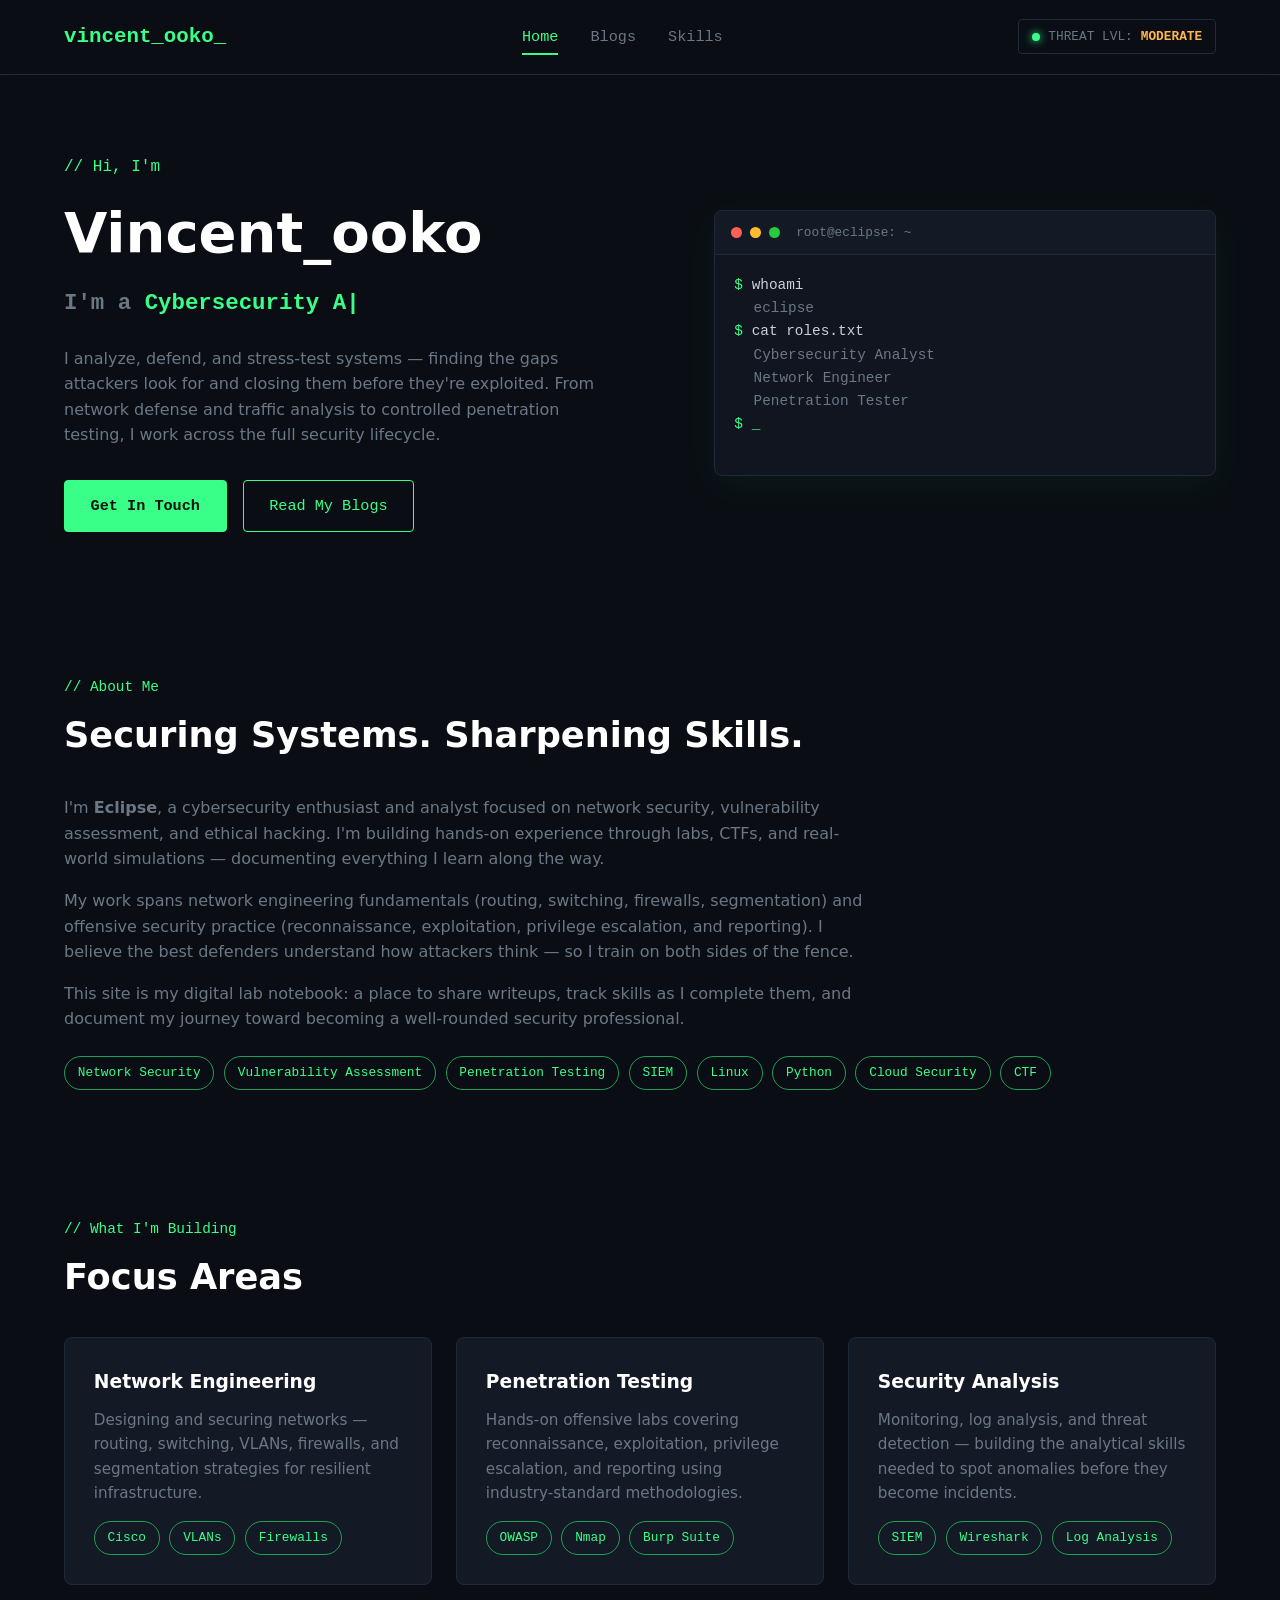
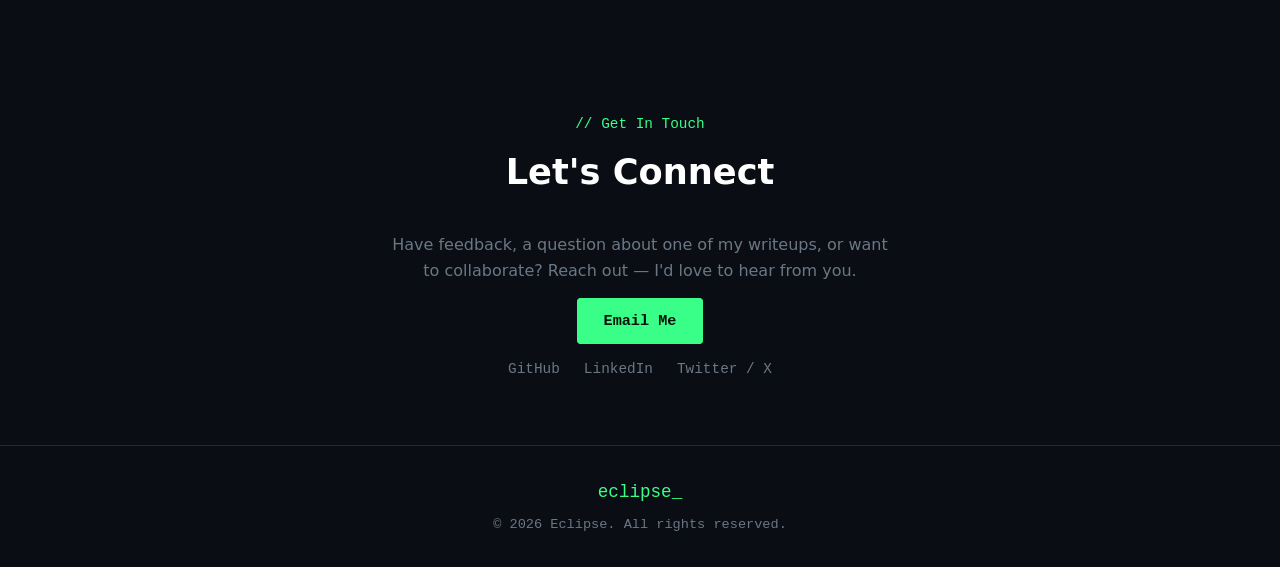
<file: index.html>
<!DOCTYPE html>
<html lang="en">
<head>
<meta charset="UTF-8">
<meta name="viewport" content="width=device-width, initial-scale=1.0">
<title>Vincent_ooko | Cybersecurity Analyst</title>
<meta name="description" content="Eclipse — Cybersecurity Analyst, Network Engineer, Penetration Tester.">
<link rel="stylesheet" href="style.css">
</head>
<body>

<nav class="navbar">
  <div class="logo">vincent_ooko<span class="cursor-blink">_</span></div>
  <div class="nav-links">
    <a href="index.html" class="nav-link active">Home</a>
    <a href="blogs.html" class="nav-link">Blogs</a>
    <a href="skills.html" class="nav-link">Skills</a>
  </div>
  <div class="status-badge">
    <span class="dot"></span> THREAT LVL: <span class="threat-high">MODERATE</span>
  </div>
</nav>

<header class="hero">
  <div class="hero-text">
    <p class="hero-greeting">// Hi, I'm</p>
    <h1 class="hero-name">Vincent_ooko</h1>
    <h2 class="hero-role">I'm a <span id="typed-role" class="typed-role"></span><span class="cursor-blink">|</span></h2>
    <p class="hero-desc">
      I analyze, defend, and stress-test systems — finding the gaps attackers
      look for and closing them before they're exploited. From network
      defense and traffic analysis to controlled penetration testing,
      I work across the full security lifecycle.
    </p>
    <div class="hero-buttons">
      <a href="#contact" class="btn btn-primary">Get In Touch</a>
      <a href="blogs.html" class="btn btn-secondary">Read My Blogs</a>
    </div>
  </div>
  <div class="hero-terminal">
    <div class="terminal-bar">
      <span class="t-dot red"></span>
      <span class="t-dot yellow"></span>
      <span class="t-dot green"></span>
      <span class="terminal-title">root@eclipse: ~</span>
    </div>
    <div class="terminal-body" id="terminal-body">
      <p><span class="prompt">$</span> whoami</p>
      <p class="output">eclipse</p>
      <p><span class="prompt">$</span> cat roles.txt</p>
      <p class="output">Cybersecurity Analyst</p>
      <p class="output">Network Engineer</p>
      <p class="output">Penetration Tester</p>
      <p><span class="prompt">$</span> <span class="cursor-blink">_</span></p>
    </div>
  </div>
</header>

<section class="about" id="about">
  <p class="section-tag">// About Me</p>
  <h2 class="section-title">Securing Systems. Sharpening Skills.</h2>
  <div class="about-content">
    <div class="about-text">
      <p>
        I'm <strong>Eclipse</strong>, a cybersecurity enthusiast and analyst
        focused on network security, vulnerability assessment, and ethical
        hacking. I'm building hands-on experience through labs, CTFs, and
        real-world simulations — documenting everything I learn along the way.
      </p>
      <p>
        My work spans network engineering fundamentals (routing, switching,
        firewalls, segmentation) and offensive security practice
        (reconnaissance, exploitation, privilege escalation, and reporting).
        I believe the best defenders understand how attackers think — so I
        train on both sides of the fence.
      </p>
      <p>
        This site is my digital lab notebook: a place to share writeups,
        track skills as I complete them, and document my journey toward
        becoming a well-rounded security professional.
      </p>
      <div class="tag-list">
        <span class="tag">Network Security</span>
        <span class="tag">Vulnerability Assessment</span>
        <span class="tag">Penetration Testing</span>
        <span class="tag">SIEM</span>
        <span class="tag">Linux</span>
        <span class="tag">Python</span>
        <span class="tag">Cloud Security</span>
        <span class="tag">CTF</span>
      </div>
    </div>
  </div>
</section>

<section class="focus" id="focus">
  <p class="section-tag">// What I'm Building</p>
  <h2 class="section-title">Focus Areas</h2>
  <div class="focus-grid">
    <div class="focus-card">
      <h3>Network Engineering</h3>
      <p>Designing and securing networks — routing, switching, VLANs, firewalls, and segmentation strategies for resilient infrastructure.</p>
      <div class="tag-list small">
        <span class="tag">Cisco</span>
        <span class="tag">VLANs</span>
        <span class="tag">Firewalls</span>
      </div>
    </div>
    <div class="focus-card">
      <h3>Penetration Testing</h3>
      <p>Hands-on offensive labs covering reconnaissance, exploitation, privilege escalation, and reporting using industry-standard methodologies.</p>
      <div class="tag-list small">
        <span class="tag">OWASP</span>
        <span class="tag">Nmap</span>
        <span class="tag">Burp Suite</span>
      </div>
    </div>
    <div class="focus-card">
      <h3>Security Analysis</h3>
      <p>Monitoring, log analysis, and threat detection — building the analytical skills needed to spot anomalies before they become incidents.</p>
      <div class="tag-list small">
        <span class="tag">SIEM</span>
        <span class="tag">Wireshark</span>
        <span class="tag">Log Analysis</span>
      </div>
    </div>
  </div>
</section>

<section class="contact" id="contact">
  <p class="section-tag">// Get In Touch</p>
  <h2 class="section-title">Let's Connect</h2>
  <p class="contact-desc">
    Have feedback, a question about one of my writeups, or want to collaborate?
    Reach out — I'd love to hear from you.
  </p>
  <a href="mailto:[email protected]" class="btn btn-primary">Email Me</a>
  <div class="socials">
    <a href="#" target="_blank">GitHub</a>
    <a href="#" target="_blank">LinkedIn</a>
    <a href="#" target="_blank">Twitter / X</a>
  </div>
</section>

<footer>
  <p>eclipse<span class="cursor-blink">_</span></p>
  <p>&copy; 2026 Eclipse. All rights reserved.</p>
</footer>

<script src="script.js"></script>
</body>
</html>
</file>
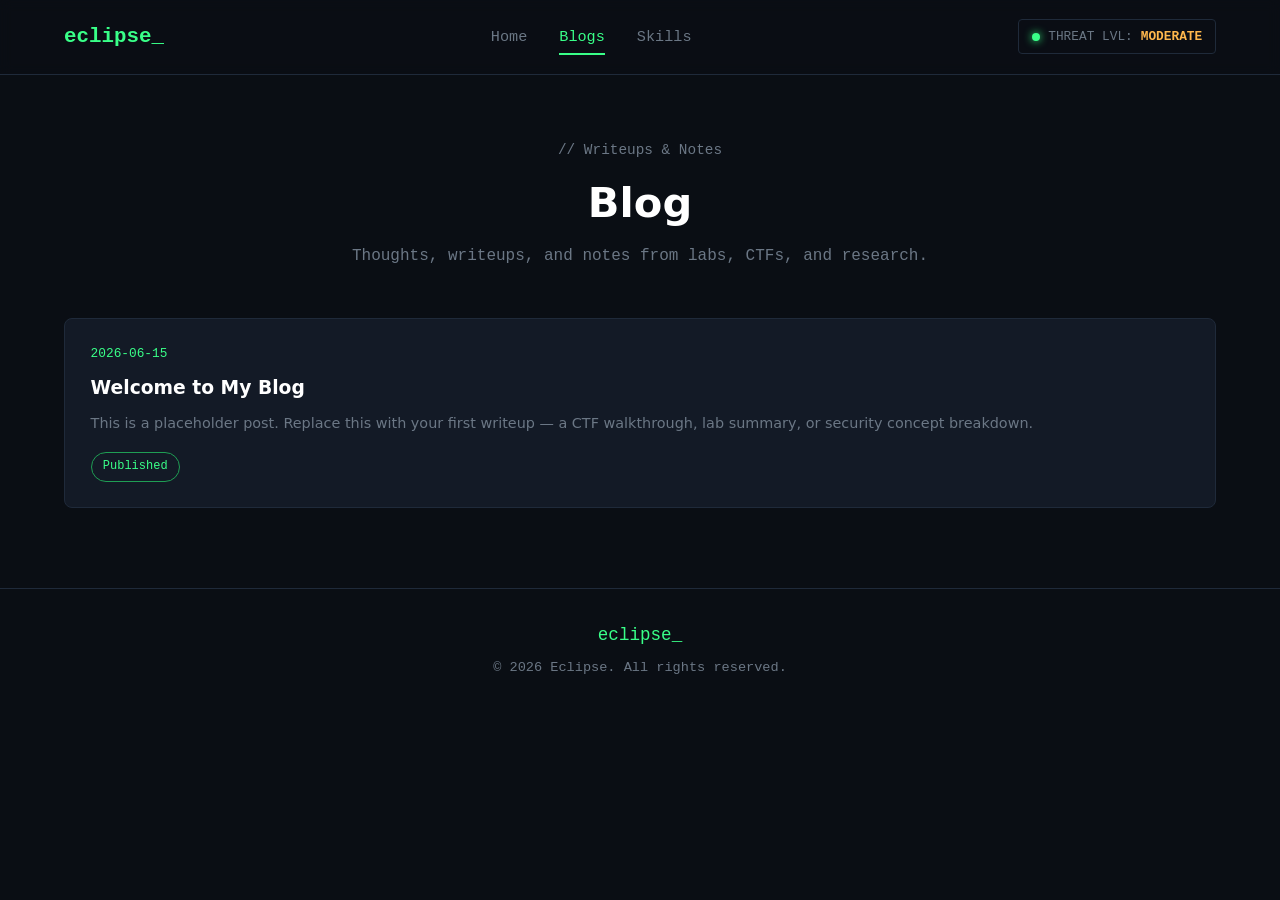
<file: blogs.html>
<!DOCTYPE html>
<html lang="en">
<head>
<meta charset="UTF-8">
<meta name="viewport" content="width=device-width, initial-scale=1.0">
<title>Blogs | Eclipse</title>
<link rel="stylesheet" href="style.css">
</head>
<body>

<nav class="navbar">
  <div class="logo">eclipse<span class="cursor-blink">_</span></div>
  <div class="nav-links">
    <a href="index.html" class="nav-link">Home</a>
    <a href="blogs.html" class="nav-link active">Blogs</a>
    <a href="skills.html" class="nav-link">Skills</a>
  </div>
  <div class="status-badge">
    <span class="dot"></span> THREAT LVL: <span class="threat-high">MODERATE</span>
  </div>
</nav>

<div class="page-header">
  <p class="section-tag">// Writeups & Notes</p>
  <h1>Blog</h1>
  <p>Thoughts, writeups, and notes from labs, CTFs, and research.</p>
</div>

<div class="card-grid">

  <!-- Sample post - duplicate this block for each new post -->
  <div class="post-card">
    <span class="date">2026-06-15</span>
    <h3>Welcome to My Blog</h3>
    <p>This is a placeholder post. Replace this with your first writeup —
       a CTF walkthrough, lab summary, or security concept breakdown.</p>
    <span class="status">Published</span>
  </div>

  <!-- Add more .post-card blocks below as you publish -->

</div>

<footer>
  <p>eclipse<span class="cursor-blink">_</span></p>
  <p>&copy; 2026 Eclipse. All rights reserved.</p>
</footer>

<script src="script.js"></script>
</body>
</html>
</file>
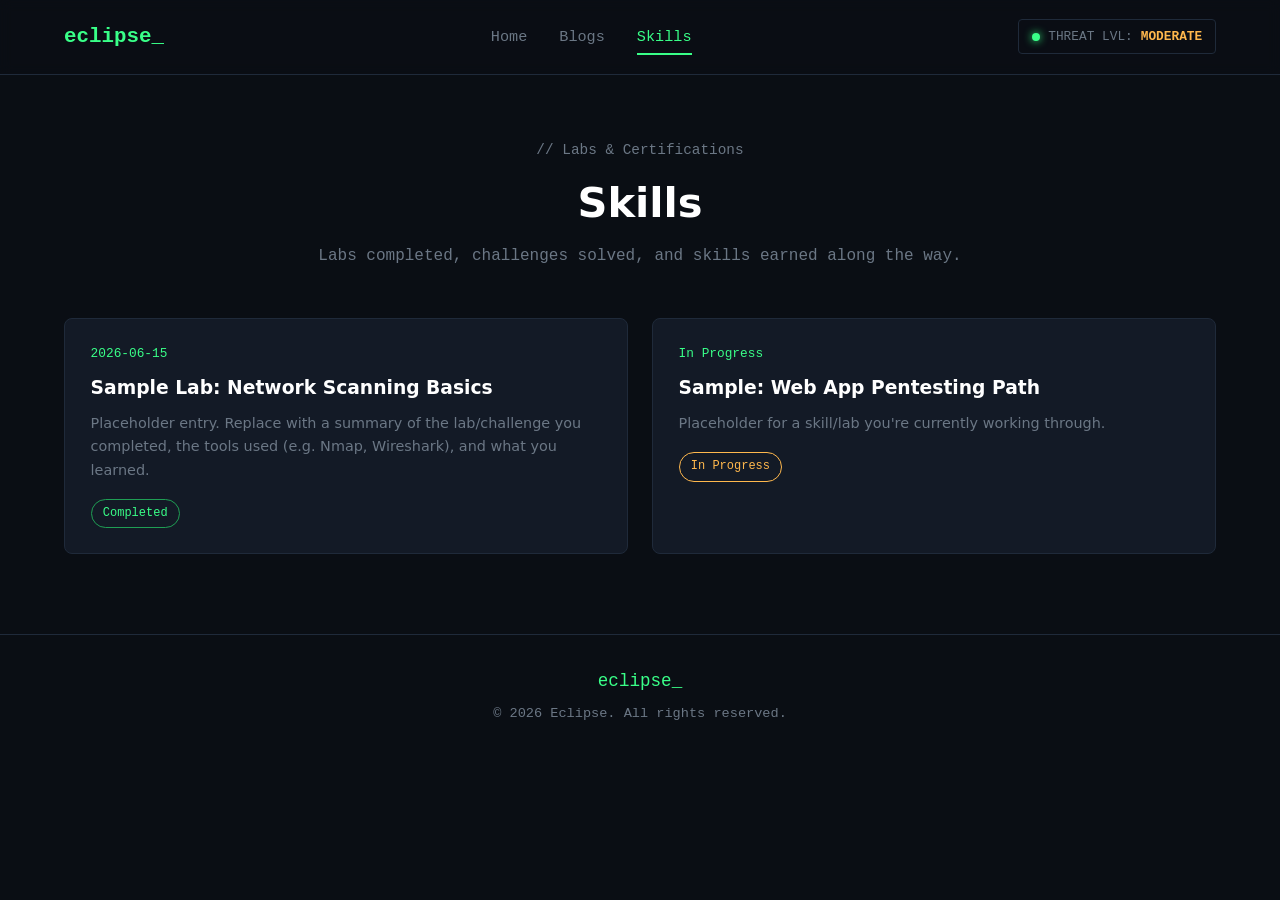
<file: skills.html>
<!DOCTYPE html>
<html lang="en">
<head>
<meta charset="UTF-8">
<meta name="viewport" content="width=device-width, initial-scale=1.0">
<title>Skills | Eclipse</title>
<link rel="stylesheet" href="style.css">
</head>
<body>

<nav class="navbar">
  <div class="logo">eclipse<span class="cursor-blink">_</span></div>
  <div class="nav-links">
    <a href="index.html" class="nav-link">Home</a>
    <a href="blogs.html" class="nav-link">Blogs</a>
    <a href="skills.html" class="nav-link active">Skills</a>
  </div>
  <div class="status-badge">
    <span class="dot"></span> THREAT LVL: <span class="threat-high">MODERATE</span>
  </div>
</nav>

<div class="page-header">
  <p class="section-tag">// Labs & Certifications</p>
  <h1>Skills</h1>
  <p>Labs completed, challenges solved, and skills earned along the way.</p>
</div>

<div class="card-grid">

  <!-- Sample entry - duplicate this block for each completed lab -->
  <div class="post-card">
    <span class="date">2026-06-15</span>
    <h3>Sample Lab: Network Scanning Basics</h3>
    <p>Placeholder entry. Replace with a summary of the lab/challenge you
       completed, the tools used (e.g. Nmap, Wireshark), and what you learned.</p>
    <span class="status">Completed</span>
  </div>

  <!-- Example of an in-progress entry -->
  <div class="post-card">
    <span class="date">In Progress</span>
    <h3>Sample: Web App Pentesting Path</h3>
    <p>Placeholder for a skill/lab you're currently working through.</p>
    <span class="status in-progress">In Progress</span>
  </div>

  <!-- Add more .post-card blocks below as you complete labs -->

</div>

<footer>
  <p>eclipse<span class="cursor-blink">_</span></p>
  <p>&copy; 2026 Eclipse. All rights reserved.</p>
</footer>

<script src="script.js"></script>
</body>
</html>
</file>
<file: style.css>
:root {
  --bg: #0a0e14;
  --bg-alt: #10151f;
  --card: #131a26;
  --border: #1f2a3a;
  --text: #c9d1d9;
  --text-dim: #6b7785;
  --accent: #39ff88;
  --accent-dim: #1f9e54;
  --accent2: #ff5c5c;
  --mono: 'Courier New', Consolas, monospace;
}

* {
  margin: 0;
  padding: 0;
  box-sizing: border-box;
}

body {
  background: var(--bg);
  color: var(--text);
  font-family: 'Segoe UI', system-ui, sans-serif;
  line-height: 1.6;
}

/* Navbar */
.navbar {
  display: flex;
  align-items: center;
  justify-content: space-between;
  padding: 1.2rem 5%;
  border-bottom: 1px solid var(--border);
  background: rgba(10, 14, 20, 0.9);
  position: sticky;
  top: 0;
  z-index: 100;
  backdrop-filter: blur(6px);
  flex-wrap: wrap;
  gap: 1rem;
}

.logo {
  font-family: var(--mono);
  font-size: 1.3rem;
  color: var(--accent);
  font-weight: bold;
}

.nav-links {
  display: flex;
  gap: 2rem;
}

.nav-link {
  color: var(--text-dim);
  text-decoration: none;
  font-family: var(--mono);
  font-size: 0.95rem;
  transition: color 0.2s;
  position: relative;
}

.nav-link:hover,
.nav-link.active {
  color: var(--accent);
}

.nav-link.active::after {
  content: '';
  position: absolute;
  left: 0;
  bottom: -6px;
  width: 100%;
  height: 2px;
  background: var(--accent);
}

.status-badge {
  font-family: var(--mono);
  font-size: 0.8rem;
  color: var(--text-dim);
  display: flex;
  align-items: center;
  gap: 0.5rem;
  border: 1px solid var(--border);
  padding: 0.4rem 0.8rem;
  border-radius: 4px;
}

.dot {
  width: 8px;
  height: 8px;
  border-radius: 50%;
  background: var(--accent);
  box-shadow: 0 0 8px var(--accent);
  animation: pulse 1.5s infinite;
}

.threat-high {
  color: #ffb84d;
  font-weight: bold;
}

@keyframes pulse {
  0%, 100% { opacity: 1; }
  50% { opacity: 0.3; }
}

.cursor-blink {
  animation: blink 1s step-end infinite;
  color: var(--accent);
}

@keyframes blink {
  50% { opacity: 0; }
}

/* Hero */
.hero {
  display: grid;
  grid-template-columns: 1.2fr 1fr;
  gap: 3rem;
  padding: 5rem 5%;
  align-items: center;
}

.hero-greeting {
  font-family: var(--mono);
  color: var(--accent);
  margin-bottom: 0.5rem;
}

.hero-name {
  font-size: 3.5rem;
  margin-bottom: 0.5rem;
  color: #fff;
}

.hero-role {
  font-family: var(--mono);
  font-size: 1.4rem;
  color: var(--text-dim);
  margin-bottom: 1.5rem;
  min-height: 2rem;
}

.typed-role {
  color: var(--accent);
  font-weight: bold;
}

.hero-desc {
  max-width: 540px;
  color: var(--text-dim);
  margin-bottom: 2rem;
}

.hero-buttons {
  display: flex;
  gap: 1rem;
  flex-wrap: wrap;
}

.btn {
  font-family: var(--mono);
  padding: 0.8rem 1.6rem;
  border-radius: 4px;
  text-decoration: none;
  font-size: 0.95rem;
  transition: all 0.2s;
  border: 1px solid var(--accent);
}

.btn-primary {
  background: var(--accent);
  color: #06140a;
  font-weight: bold;
}

.btn-primary:hover {
  background: transparent;
  color: var(--accent);
}

.btn-secondary {
  background: transparent;
  color: var(--accent);
}

.btn-secondary:hover {
  background: var(--accent);
  color: #06140a;
}

/* Terminal */
.hero-terminal {
  background: var(--bg-alt);
  border: 1px solid var(--border);
  border-radius: 8px;
  overflow: hidden;
  box-shadow: 0 10px 40px rgba(57, 255, 136, 0.05);
}

.terminal-bar {
  display: flex;
  align-items: center;
  gap: 0.5rem;
  padding: 0.7rem 1rem;
  background: var(--card);
  border-bottom: 1px solid var(--border);
}

.t-dot {
  width: 11px;
  height: 11px;
  border-radius: 50%;
}

.t-dot.red { background: #ff5f56; }
.t-dot.yellow { background: #ffbd2e; }
.t-dot.green { background: #27c93f; }

.terminal-title {
  margin-left: 0.5rem;
  font-family: var(--mono);
  font-size: 0.8rem;
  color: var(--text-dim);
}

.terminal-body {
  padding: 1.2rem;
  font-family: var(--mono);
  font-size: 0.9rem;
  min-height: 220px;
}

.terminal-body .prompt {
  color: var(--accent);
}

.terminal-body .output {
  color: var(--text-dim);
  padding-left: 1.2rem;
}

/* Sections */
section {
  padding: 4rem 5%;
}

.section-tag {
  font-family: var(--mono);
  color: var(--accent);
  margin-bottom: 0.5rem;
  font-size: 0.9rem;
}

.section-title {
  font-size: 2.2rem;
  margin-bottom: 2rem;
  color: #fff;
}

.about-content p {
  color: var(--text-dim);
  margin-bottom: 1rem;
  max-width: 800px;
}

.tag-list {
  display: flex;
  gap: 0.6rem;
  flex-wrap: wrap;
  margin-top: 1.5rem;
}

.tag-list.small {
  margin-top: 1rem;
}

.tag {
  font-family: var(--mono);
  font-size: 0.8rem;
  padding: 0.35rem 0.8rem;
  border: 1px solid var(--accent-dim);
  border-radius: 20px;
  color: var(--accent);
}

/* Focus grid */
.focus-grid {
  display: grid;
  grid-template-columns: repeat(auto-fit, minmax(260px, 1fr));
  gap: 1.5rem;
}

.focus-card {
  background: var(--card);
  border: 1px solid var(--border);
  border-radius: 8px;
  padding: 1.8rem;
  transition: transform 0.2s, border-color 0.2s;
}

.focus-card:hover {
  transform: translateY(-4px);
  border-color: var(--accent-dim);
}

.focus-card h3 {
  color: #fff;
  margin-bottom: 0.7rem;
}

.focus-card p {
  color: var(--text-dim);
  font-size: 0.95rem;
}

/* Contact */
.contact {
  text-align: center;
}

.contact-desc {
  color: var(--text-dim);
  max-width: 500px;
  margin: 0 auto 1.5rem;
}

.socials {
  margin-top: 1.5rem;
  display: flex;
  justify-content: center;
  gap: 1.5rem;
}

.socials a {
  font-family: var(--mono);
  color: var(--text-dim);
  text-decoration: none;
  font-size: 0.9rem;
  transition: color 0.2s;
}

.socials a:hover {
  color: var(--accent);
}

/* Footer */
footer {
  text-align: center;
  padding: 2rem 5%;
  border-top: 1px solid var(--border);
  color: var(--text-dim);
  font-family: var(--mono);
  font-size: 0.85rem;
}

footer p:first-child {
  color: var(--accent);
  font-size: 1.1rem;
  margin-bottom: 0.5rem;
}

/* Generic page header (Blogs/Skills) */
.page-header {
  padding: 4rem 5% 2rem;
  text-align: center;
}

.page-header h1 {
  font-size: 2.6rem;
  color: #fff;
  margin-bottom: 0.5rem;
}

.page-header p {
  color: var(--text-dim);
  font-family: var(--mono);
}

/* Card grid for Blogs/Skills */
.card-grid {
  display: grid;
  grid-template-columns: repeat(auto-fit, minmax(280px, 1fr));
  gap: 1.5rem;
  padding: 1rem 5% 5rem;
}

.post-card {
  background: var(--card);
  border: 1px solid var(--border);
  border-radius: 8px;
  padding: 1.6rem;
  transition: transform 0.2s, border-color 0.2s;
}

.post-card:hover {
  transform: translateY(-4px);
  border-color: var(--accent-dim);
}

.post-card .date {
  font-family: var(--mono);
  font-size: 0.8rem;
  color: var(--accent);
  margin-bottom: 0.5rem;
  display: block;
}

.post-card h3 {
  color: #fff;
  margin-bottom: 0.6rem;
}

.post-card p {
  color: var(--text-dim);
  font-size: 0.9rem;
  margin-bottom: 1rem;
}

.post-card .status {
  font-family: var(--mono);
  font-size: 0.75rem;
  padding: 0.25rem 0.7rem;
  border-radius: 20px;
  border: 1px solid var(--accent-dim);
  color: var(--accent);
  display: inline-block;
}

.status.in-progress {
  border-color: #ffb84d;
  color: #ffb84d;
}

.empty-state {
  text-align: center;
  padding: 3rem 1rem;
  color: var(--text-dim);
  font-family: var(--mono);
  grid-column: 1 / -1;
}

/* Responsive */
@media (max-width: 900px) {
  .hero {
    grid-template-columns: 1fr;
  }
  .hero-name {
    font-size: 2.5rem;
  }
}

@media (max-width: 600px) {
  .navbar {
    flex-direction: column;
    align-items: flex-start;
  }
  .nav-links {
    gap: 1.2rem;
  }
}
</file>
